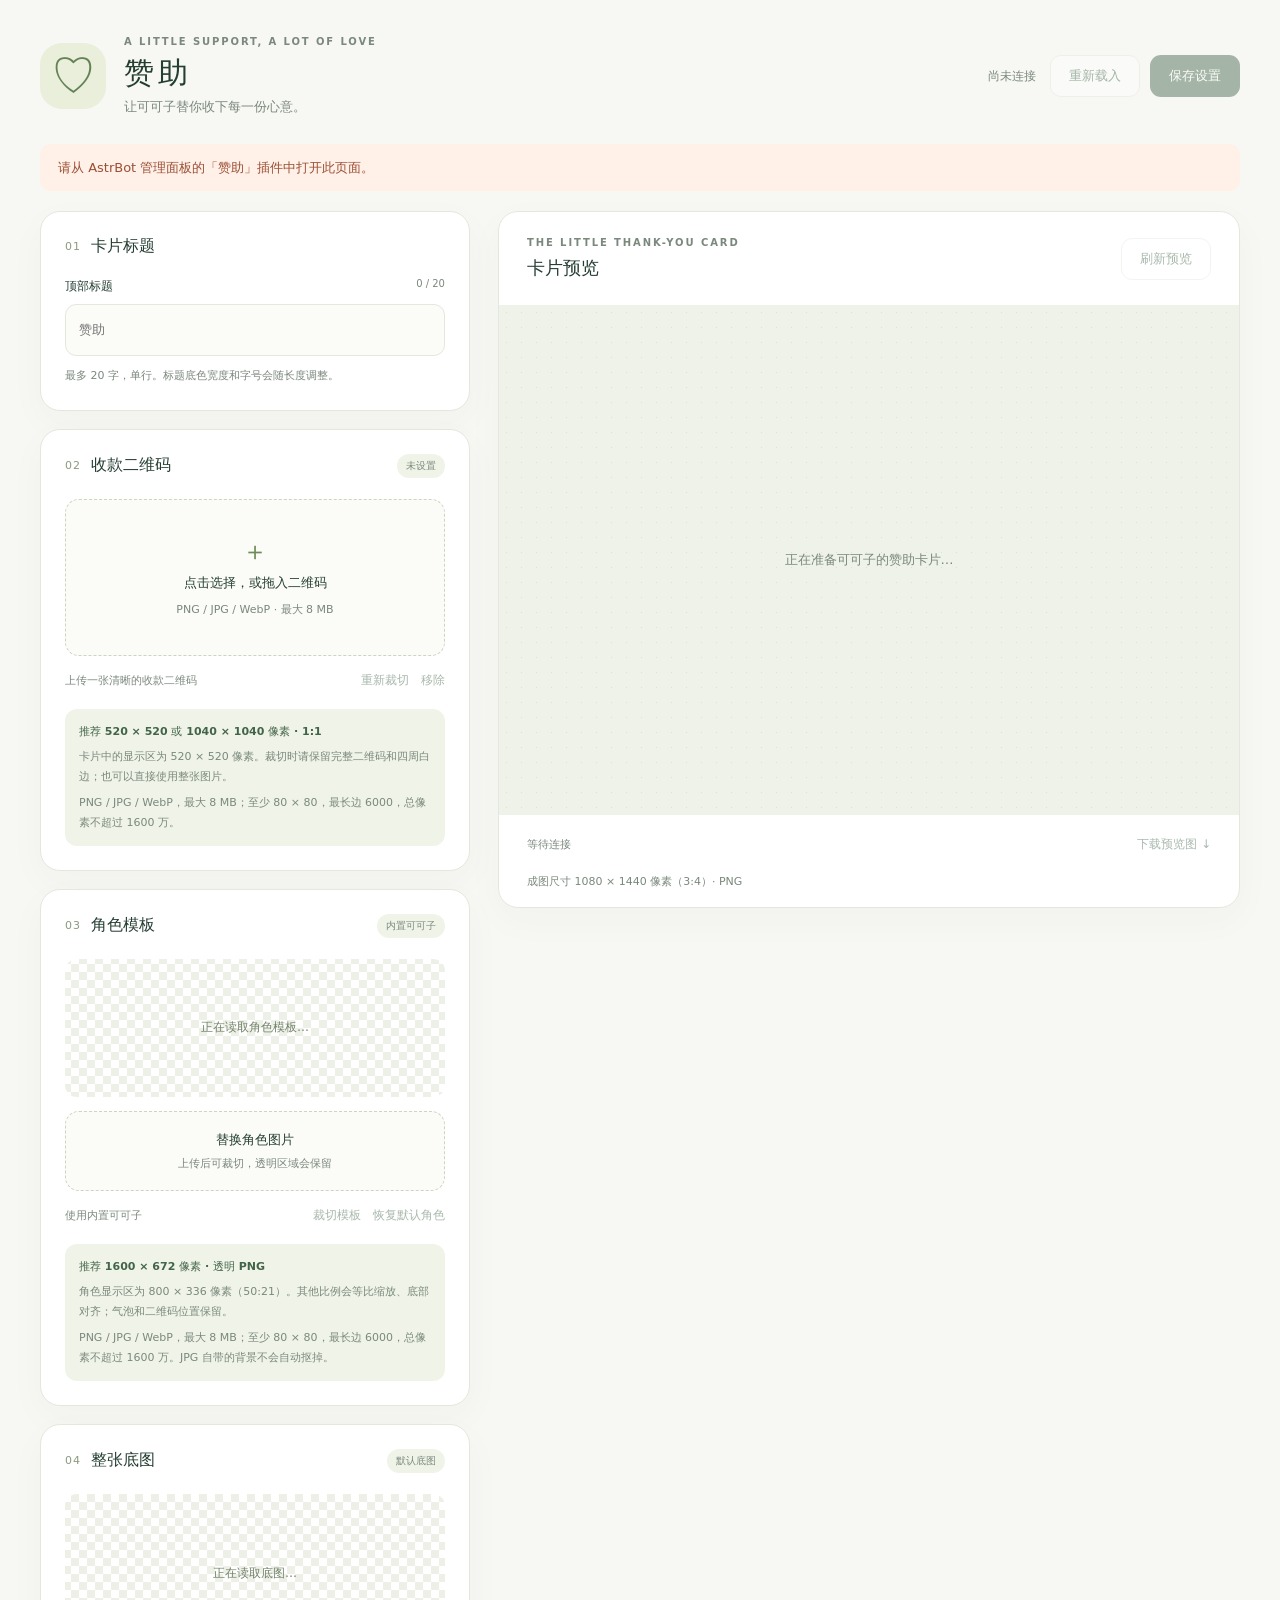
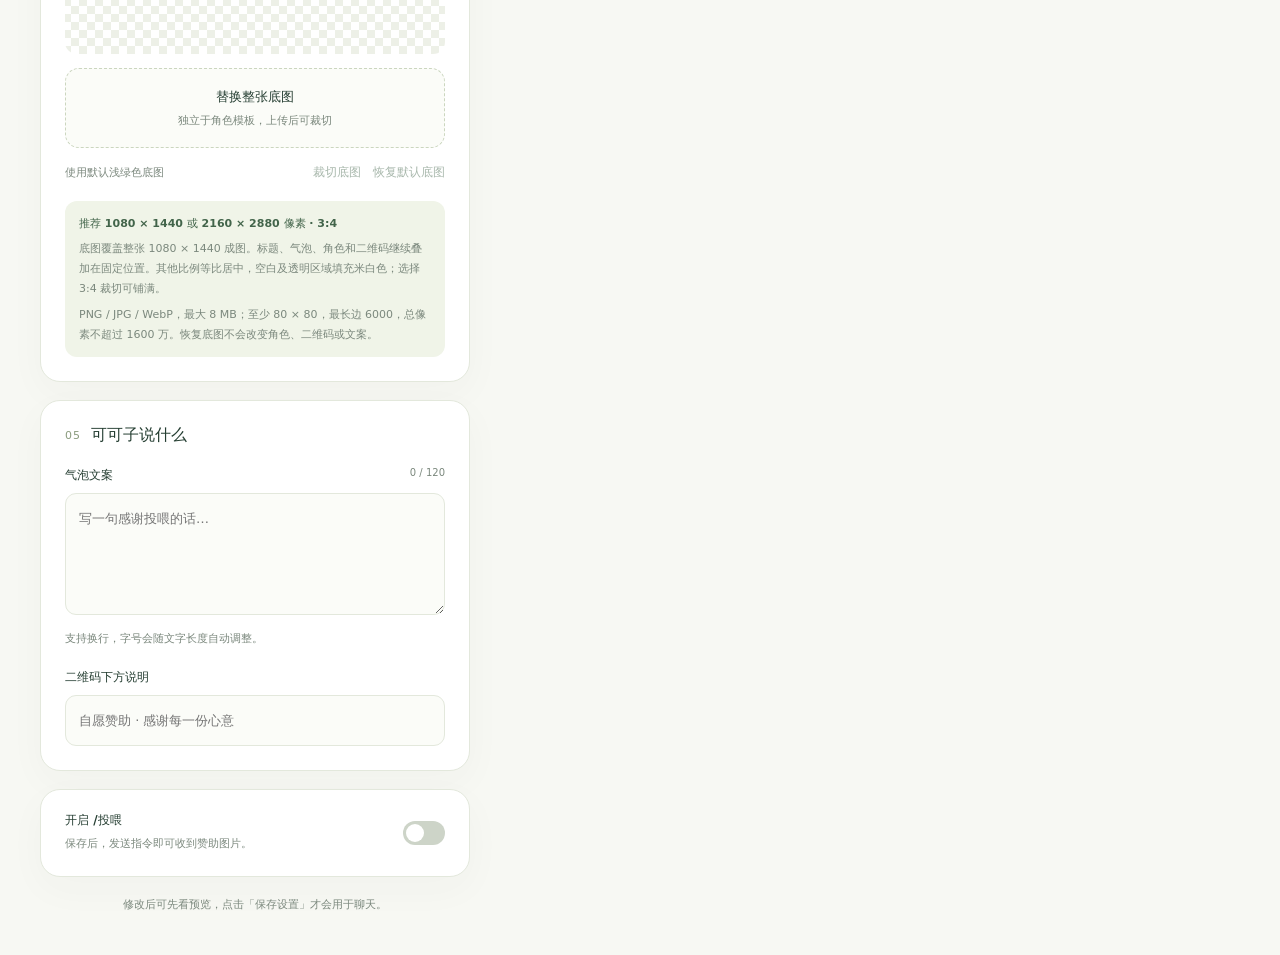
<file: pages/settings/index.html>
<!doctype html>
<html lang="zh-CN">
<head>
  <meta charset="UTF-8" />
  <meta name="viewport" content="width=device-width,initial-scale=1" />
  <title>赞助设置</title>
  <link rel="stylesheet" href="./style.css" />
</head>
<body>
  <main>
    <header>
      <div class="brand"><span class="brand-mark" aria-hidden="true">♡</span><div><p class="eyebrow">A LITTLE SUPPORT, A LOT OF LOVE</p><h1>赞助</h1><p class="subtitle">让可可子替你收下每一份心意。</p></div></div>
      <div class="header-actions"><span id="save-state" class="state">正在连接…</span><button id="reload" type="button" class="secondary">重新载入</button><button id="confirm-reload" type="button" class="secondary" hidden>放弃修改并载入</button><button id="save" type="button" disabled>保存设置</button></div>
    </header>
    <div id="notice" class="notice" role="status" aria-live="polite" hidden></div>
    <div class="layout">
      <form id="settings-form" class="controls" novalidate>
        <section class="panel">
          <div class="section-heading"><span class="step">01</span><h2>卡片标题</h2></div>
          <label for="card-title">顶部标题 <span id="title-count" class="counter">0 / 20</span></label>
          <input id="card-title" type="text" maxlength="20" placeholder="赞助" />
          <p class="hint">最多 20 字，单行。标题底色宽度和字号会随长度调整。</p>
        </section>
        <section class="panel">
          <div class="section-heading"><span class="step">02</span><h2>收款二维码</h2><span id="qr-state" class="tag">未设置</span></div>
          <label class="upload-zone" id="drop-zone" for="qr-file"><span class="upload-icon" aria-hidden="true">＋</span><strong>点击选择，或拖入二维码</strong><span>PNG / JPG / WebP · 最大 8 MB</span><input id="qr-file" type="file" accept="image/png,image/jpeg,image/webp" /></label>
          <div class="file-info"><span id="file-name">上传一张清晰的收款二维码</span><button type="button" id="crop-qr" class="text-button" disabled>重新裁切</button><button type="button" id="remove-qr" class="text-button" disabled>移除</button></div>
          <div class="image-spec"><strong>推荐 520 × 520 或 1040 × 1040 像素 · 1:1</strong><p>卡片中的显示区为 520 × 520 像素。裁切时请保留完整二维码和四周白边；也可以直接使用整张图片。</p><p>PNG / JPG / WebP，最大 8 MB；至少 80 × 80，最长边 6000，总像素不超过 1600 万。</p></div>
        </section>
        <section class="panel">
          <div class="section-heading"><span class="step">03</span><h2>角色模板</h2><span id="character-state" class="tag">内置可可子</span></div>
          <div class="template-thumb"><img id="character-preview" alt="当前角色模板" hidden /><span id="character-loading">正在读取角色模板…</span></div>
          <label class="upload-zone compact-upload" id="character-drop-zone" for="character-file"><strong>替换角色图片</strong><span>上传后可裁切，透明区域会保留</span><input id="character-file" type="file" accept="image/png,image/jpeg,image/webp" /></label>
          <div class="file-info"><span id="character-name">使用内置可可子</span><button type="button" id="crop-character" class="text-button" disabled>裁切模板</button><button type="button" id="restore-character" class="text-button" disabled>恢复默认角色</button></div>
          <div class="image-spec"><strong>推荐 1600 × 672 像素 · 透明 PNG</strong><p>角色显示区为 800 × 336 像素（50:21）。其他比例会等比缩放、底部对齐；气泡和二维码位置保留。</p><p>PNG / JPG / WebP，最大 8 MB；至少 80 × 80，最长边 6000，总像素不超过 1600 万。JPG 自带的背景不会自动抠掉。</p></div>
        </section>
        <section class="panel">
          <div class="section-heading"><span class="step">04</span><h2>整张底图</h2><span id="background-state" class="tag">默认底图</span></div>
          <div class="template-thumb background-thumb"><img id="background-preview" alt="当前整张底图" hidden /><span id="background-loading">正在读取底图…</span></div>
          <label class="upload-zone compact-upload" id="background-drop-zone" for="background-file"><strong>替换整张底图</strong><span>独立于角色模板，上传后可裁切</span><input id="background-file" type="file" accept="image/png,image/jpeg,image/webp" /></label>
          <div class="file-info"><span id="background-name">使用默认浅绿色底图</span><button type="button" id="crop-background" class="text-button" disabled>裁切底图</button><button type="button" id="restore-background" class="text-button" disabled>恢复默认底图</button></div>
          <div class="image-spec"><strong>推荐 1080 × 1440 或 2160 × 2880 像素 · 3:4</strong><p>底图覆盖整张 1080 × 1440 成图。标题、气泡、角色和二维码继续叠加在固定位置。其他比例等比居中，空白及透明区域填充米白色；选择 3:4 裁切可铺满。</p><p>PNG / JPG / WebP，最大 8 MB；至少 80 × 80，最长边 6000，总像素不超过 1600 万。恢复底图不会改变角色、二维码或文案。</p></div>
        </section>
        <section class="panel">
          <div class="section-heading"><span class="step">05</span><h2>可可子说什么</h2></div>
          <label for="bubble-text">气泡文案 <span id="text-count" class="counter">0 / 120</span></label>
          <textarea id="bubble-text" rows="4" maxlength="120" placeholder="写一句感谢投喂的话…"></textarea>
          <p class="hint">支持换行，字号会随文字长度自动调整。</p>
          <label for="footer-text" class="spaced">二维码下方说明</label>
          <input id="footer-text" type="text" maxlength="32" placeholder="自愿赞助 · 感谢每一份心意" />
        </section>
        <section class="panel compact">
          <div><label for="enabled" class="toggle-title">开启 /投喂</label><p class="hint">保存后，发送指令即可收到赞助图片。</p></div>
          <label class="switch"><input id="enabled" type="checkbox" /><span></span></label>
        </section>
        <p class="local-note">修改后可先看预览，点击「保存设置」才会用于聊天。</p>
      </form>
      <section class="preview-panel" aria-labelledby="preview-title">
        <div class="preview-heading"><div><p class="eyebrow">THE LITTLE THANK-YOU CARD</p><h2 id="preview-title">卡片预览</h2></div><button id="refresh-preview" type="button" class="secondary" disabled>刷新预览</button></div>
        <div class="preview-stage"><div id="preview-empty">正在准备可可子的赞助卡片…</div><img id="preview-image" alt="赞助卡片预览" hidden /></div>
        <div class="preview-footer"><span id="preview-state" role="status">等待连接</span><button id="download" type="button" class="text-button" disabled>下载预览图 ↓</button></div>
        <p class="output-spec">成图尺寸 1080 × 1440 像素（3:4）· PNG</p>
      </section>
    </div>
  </main>
  <dialog id="crop-dialog" class="crop-dialog" aria-labelledby="crop-heading">
    <div class="crop-heading"><div><h2 id="crop-heading">裁切图片</h2><p id="crop-help" class="hint"></p></div><button id="crop-cancel" class="secondary" type="button">取消</button></div>
    <div class="crop-toolbar"><label for="crop-aspect">选区比例</label><select id="crop-aspect"><option value="free">自由裁切</option><option value="recommended" id="crop-recommended">推荐比例</option><option value="original">原图比例</option></select><button id="crop-reset" type="button" class="text-button">重置选区</button><span id="crop-source-size"></span></div>
    <canvas id="crop-canvas" width="960" height="560" aria-label="拖动选框移动，拖动四角调整裁切范围"></canvas>
    <p class="hint">拖动选框移动、拖动四角缩放，或在下方输入精确像素。选框外的区域会被裁掉。</p>
    <div class="crop-numbers"><label>左侧 X<input id="crop-x" type="number" min="0" step="1" /></label><label>顶部 Y<input id="crop-y" type="number" min="0" step="1" /></label><label>宽度<input id="crop-width" type="number" min="1" step="1" /></label><label>高度<input id="crop-height" type="number" min="1" step="1" /></label></div>
    <p id="crop-size-error" class="crop-error" hidden>选区至少需要 80 × 80 像素。</p>
    <div class="crop-actions"><span id="crop-selection-size" aria-live="polite"></span><button id="crop-original" type="button" class="secondary">使用整张图片</button><button id="crop-apply" type="button">应用裁切</button></div>
  </dialog>
  <script type="module" src="./app.js"></script>
</body>
</html>
</file>
<file: pages/settings/style.css>
:root{font-family:"Microsoft YaHei","PingFang SC",system-ui,sans-serif;color:#253e32;background:#f7f8f3;font-synthesis:none;--surface:#fff;--border:#e3e8dc;--muted:#7b887d;--accent:#42644a;--soft:#f0f4e8;--input:#fbfcf8;--shadow:0 12px 38px #314c3b08;color-scheme:light}
*{box-sizing:border-box}body{margin:0}main{max-width:1320px;margin:auto;padding:36px 40px 40px}header{display:flex;align-items:center;justify-content:space-between;gap:24px;margin-bottom:28px}.brand{display:flex;gap:18px;align-items:center}.brand-mark{display:grid;place-items:center;width:66px;height:66px;border-radius:22px;background:#e9efdb;color:#658255;font-size:45px;font-family:serif}.eyebrow{font-size:10px;letter-spacing:1.9px;font-weight:650;color:var(--muted);margin:0 0 8px}h1{font-size:30px;line-height:1.2;margin:0 0 7px;font-weight:650;letter-spacing:4px}.subtitle{color:var(--muted);margin:0;font-size:13px}.header-actions{display:flex;align-items:center;gap:10px}button{border:1px solid transparent;background:var(--accent);color:white;font:inherit;font-size:13px;padding:11px 18px;border-radius:11px;cursor:pointer;white-space:nowrap;transition:.15s}button:hover{filter:brightness(.95);transform:translateY(-1px)}button:disabled{opacity:.45;cursor:default;transform:none}.secondary{color:var(--accent);border-color:var(--border);background:var(--surface)}.state{color:var(--muted);font-size:12px;margin-right:4px}.state.dirty{color:#a57d2c}.layout{display:grid;grid-template-columns:minmax(300px,430px) minmax(340px,1fr);gap:28px;align-items:start}.controls{display:flex;flex-direction:column;gap:18px}.panel,.preview-panel{background:var(--surface);border:1px solid var(--border);border-radius:20px;box-shadow:var(--shadow)}.panel{padding:24px}.section-heading{display:flex;align-items:center;gap:10px;margin-bottom:21px}h2{font-size:16px;font-weight:650;margin:0}.step{font-size:11px;letter-spacing:1px;color:#8a9b7d}.tag{margin-left:auto;font-size:10px;border-radius:20px;padding:5px 9px;color:var(--muted);background:var(--soft)}.tag.ready{color:#4c704e}.upload-zone{display:flex;flex-direction:column;align-items:center;justify-content:center;gap:10px;min-height:157px;border:1.5px dashed #cbd6bf;border-radius:14px;background:var(--input);cursor:pointer;text-align:center}.upload-zone:hover,.upload-zone.dragging{border-color:#73935b;background:var(--soft)}.upload-icon{font-size:26px;line-height:1;color:#6e8c57}.upload-zone strong{font-size:13px;font-weight:550}.upload-zone>span:last-of-type{font-size:11px;color:var(--muted)}.upload-zone input{position:absolute;width:1px;height:1px;opacity:0}.upload-zone:focus-within{outline:2px solid #8ba46d;outline-offset:3px}.file-info{display:flex;align-items:center;gap:12px;margin-top:12px;min-width:0}.file-info>span{color:var(--muted);font-size:11px;white-space:nowrap;text-overflow:ellipsis;overflow:hidden;flex:1}.text-button{border:0;background:none;color:var(--accent);padding:4px 0;font-size:12px}.hint{color:var(--muted);font-size:11px;line-height:1.8;margin:10px 0 0}label:not(.upload-zone):not(.switch){display:block;font-size:12px;font-weight:550;margin-bottom:9px}.counter{float:right;color:var(--muted);font-size:10px;font-weight:400}textarea,input[type=text]{width:100%;border:1px solid var(--border);border-radius:11px;background:var(--input);padding:13px;color:inherit;font:inherit;font-size:13px;line-height:1.8;resize:vertical}textarea:focus,input:focus{outline:2px solid #a4b98b66;border-color:#a4b98b}.spaced{margin-top:20px}.compact{display:flex;justify-content:space-between;align-items:center;padding:22px 24px;gap:15px}.compact .hint{margin:0}.toggle-title{margin-bottom:5px!important}.switch{position:relative;display:block;width:42px;height:24px;flex-shrink:0}.switch input{position:absolute;opacity:0}.switch span{display:block;border-radius:20px;width:42px;height:24px;background:#cdd4c8;cursor:pointer}.switch span:after{content:"";position:absolute;top:3px;left:3px;height:18px;width:18px;background:white;border-radius:100%;transition:.2s}.switch input:checked+span{background:var(--accent)}.switch input:checked+span:after{transform:translateX(18px)}.switch input:focus-visible+span{outline:2px solid #8ba46d;outline-offset:3px}.local-note{font-size:11px;color:var(--muted);text-align:center;margin:0;line-height:1.8}.preview-panel{overflow:hidden;position:sticky;top:20px}.preview-heading{display:flex;align-items:center;justify-content:space-between;gap:16px;padding:25px 28px}.preview-heading h2{font-size:18px}.preview-stage{display:grid;place-items:center;min-height:510px;background-color:#eff2e8;background-image:radial-gradient(#bcc8af60 .8px,transparent .8px);background-size:15px 15px;padding:26px}.preview-stage img{display:block;width:min(100%,400px);height:auto;border-radius:10px;box-shadow:0 14px 35px #34463020}.preview-stage img[hidden]{display:none}#preview-empty{text-align:center;color:var(--muted);font-size:13px}.preview-footer{display:flex;justify-content:space-between;align-items:center;gap:12px;padding:17px 28px;font-size:11px;color:var(--muted)}.notice{padding:13px 18px;border-radius:11px;margin:0 0 20px;font-size:13px;line-height:1.65;background:#ecf2df;color:#47613b}.notice.error{background:#fff0e8;color:#9b4f35}.notice[hidden]{display:none}.busy{cursor:progress}button:focus-visible{outline:2px solid #8ba46d;outline-offset:3px}
:root[data-theme=dark]{color:#e2e9de;background:#1c241f;--surface:#253128;--border:#3c493c;--muted:#a2b09e;--accent:#779761;--soft:#354431;--input:#202c23;--shadow:none;color-scheme:dark}:root[data-theme=dark] .brand-mark{background:#354431;color:#aacb91}:root[data-theme=dark] .preview-stage{background-color:#1c281f}:root[data-theme=dark] .notice{background:#354431;color:#d1dfc2}:root[data-theme=dark] .notice.error{background:#553a2e;color:#f2c2a8}
@media(max-width:1000px){main{padding:26px 24px}.header-actions{flex-wrap:wrap;justify-content:flex-end}.layout{gap:20px;grid-template-columns:minmax(280px,390px) minmax(280px,1fr)}.preview-heading{padding:22px}.preview-heading .eyebrow{letter-spacing:1px;font-size:9px}}
@media(max-width:740px){main{padding:22px 16px}header{align-items:flex-start;flex-direction:column;gap:20px}.header-actions{width:100%;justify-content:flex-end}.state{margin-right:auto}.layout{grid-template-columns:1fr}.preview-panel{position:static}.brand-mark{width:56px;height:56px}.panel{padding:22px}.preview-stage{min-height:360px;padding:20px}.preview-heading,.preview-footer{padding:20px}.eyebrow{font-size:9px}.preview-heading .eyebrow{display:none}}
.image-spec{margin-top:16px;padding:13px 14px;border-radius:12px;background:var(--soft);font-size:11px;line-height:1.8;color:var(--muted)}
.template-thumb.background-thumb{height:160px}.template-thumb.background-thumb img{max-height:160px}
.image-spec strong{color:var(--accent);font-size:11px;font-weight:600}.image-spec p{margin:6px 0 0}.compact-upload{min-height:80px;margin-top:14px;gap:7px}.template-thumb{height:138px;display:grid;place-items:center;border-radius:12px;overflow:hidden;background:repeating-conic-gradient(#edf0e7 0% 25%,#fff 0% 50%) 50% / 16px 16px}.template-thumb img{display:block;max-width:100%;max-height:138px;object-fit:contain}.template-thumb img[hidden]{display:none}.template-thumb span{font-size:12px;color:#738369}.output-spec{margin:0;padding:0 28px 18px;color:var(--muted);font-size:11px}.file-info{flex-wrap:wrap}.file-info>span{min-width:60px}.crop-dialog{border:1px solid var(--border);border-radius:20px;width:min(880px,calc(100vw - 28px));max-height:calc(100dvh - 28px);padding:24px;background:var(--surface);color:inherit;box-shadow:0 20px 80px #0003;overflow:auto}.crop-dialog::backdrop{background:#14231bcc;backdrop-filter:blur(3px)}.crop-heading{display:flex;justify-content:space-between;align-items:flex-start;gap:18px}.crop-heading h2{font-size:20px}.crop-heading .hint{max-width:600px}.crop-toolbar{display:flex;align-items:center;flex-wrap:wrap;gap:12px;margin:20px 0 14px;font-size:12px}.crop-toolbar label{margin:0!important}.crop-toolbar select{border:1px solid var(--border);padding:8px;border-radius:8px;background:var(--input);color:inherit}.crop-toolbar>span{margin-left:auto;color:var(--muted);font-size:11px}#crop-canvas{display:block;width:100%;height:auto;touch-action:none;border-radius:10px;cursor:crosshair}.crop-numbers{display:grid;grid-template-columns:repeat(4,1fr);gap:12px;margin-top:16px}.crop-numbers input{width:100%;margin-top:8px;border:1px solid var(--border);border-radius:8px;padding:9px;background:var(--input);color:inherit;font:inherit}.crop-actions{display:flex;align-items:center;gap:10px;margin-top:18px}.crop-actions>span{margin-right:auto;font-size:12px;color:var(--muted)}.crop-error{color:#af6139;font-size:12px}.crop-error[hidden]{display:none}
@media(max-width:540px){.crop-dialog{padding:18px}.crop-numbers{gap:8px}.crop-actions{flex-wrap:wrap}.crop-actions>span{width:100%}.crop-toolbar{gap:9px}.crop-toolbar>span{width:100%;margin:0}.crop-heading h2{font-size:17px}}
</file>
